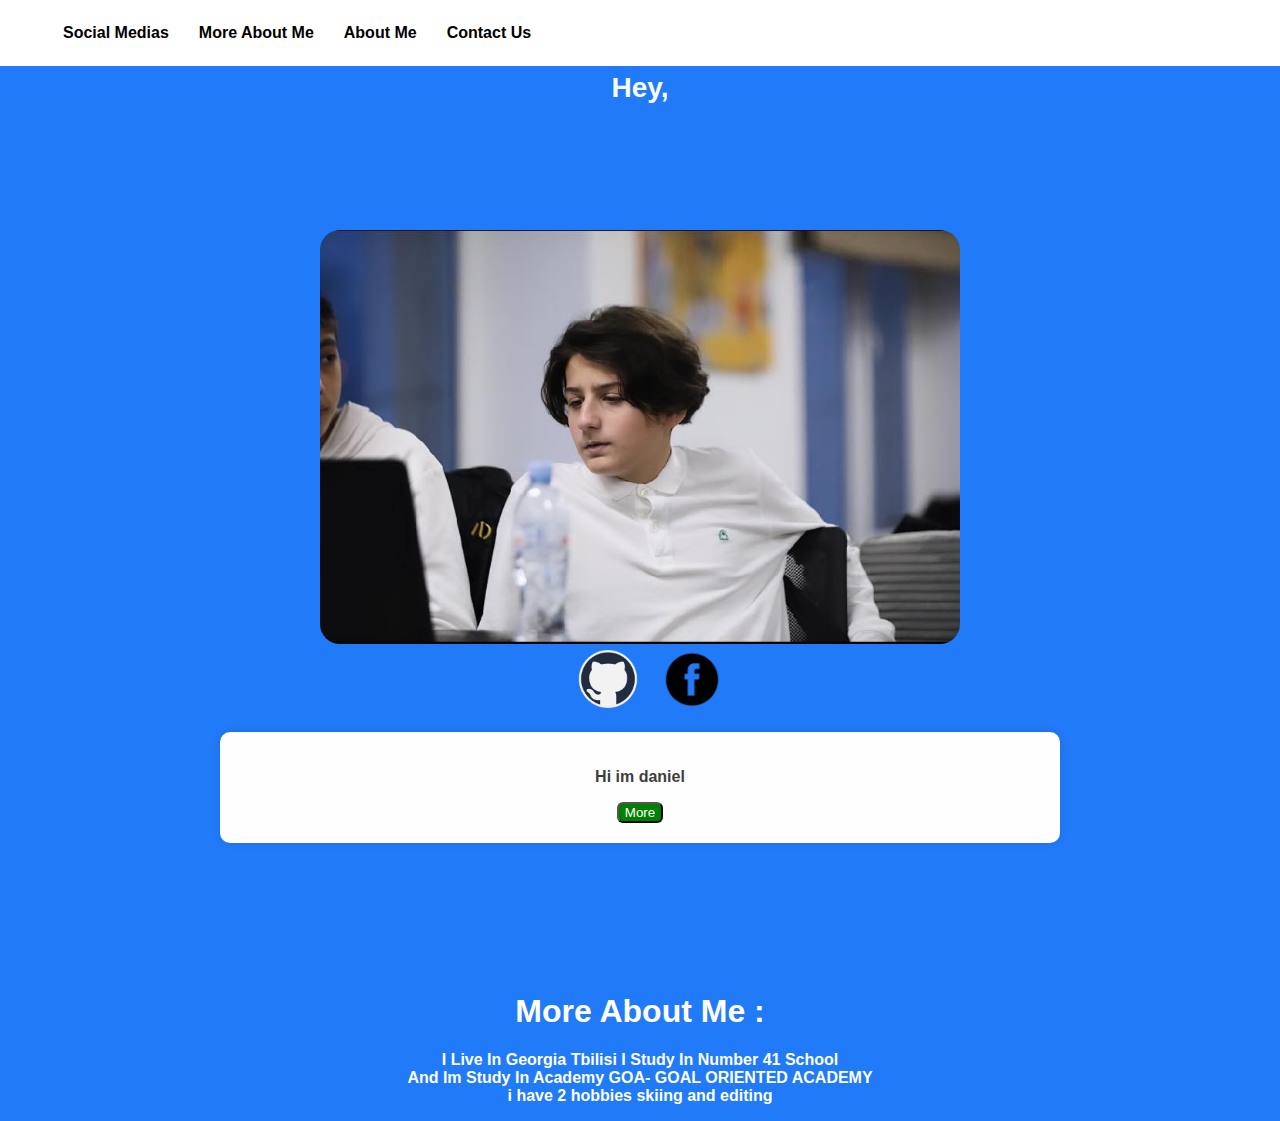
<file: HOMEWORK/day51/index.html>
<!DOCTYPE html>
<html lang="en">
<head>
    <meta charset="UTF-8">
    <meta name="viewport" content="width=device-width, initial-scale=1.0">
    <link rel="stylesheet" href="day12.css">
    <title>portofolio</title>
</head>
<header>
  <nav>
      <ul>
          <li><a href="#img">Social Medias</a></li>
          <li><a href="#h1">More About Me</a></li>
          <li><a href="#myParagraph">About Me</a></li>
          <li><a href="day 12.html">Contact Us</a></li>
      </ul>
  </nav>
</header>
<br><br><br><br>
<div class="container">
  <div class="text"></div>
</div>
<br><br><br><br><br><br><br>
    <center>
            <img src="414616211_921244002896927_4019019759595660254_n.jpg" id="img" class="animation">
            <center>
           <a href="https://github.com/danielabramiani"><img src="Headerbild-Was-ist-GitHub-v2.png" id="im"></a>
          <a href="https://www.facebook.com/daniel.abramiani"><img src="225129.png" id="m"></a>
     </center>
    <center>
    <section>

    <p id="myParagraph">Hi im daniel</p>
    <button onclick="changeText()" class="animation">More</button>
    </section>
    <br><br><br><br><br><br>
   <h1 id="h1">More About Me :</h1>
    </center>
   <p id="para">I Live In Georgia Tbilisi I Study In Number 41 School <br>And Im Study In Academy GOA-
    GOAL ORIENTED ACADEMY<br> i have 2 hobbies skiing and editing </p>
    
    <script src="day12.js">
    </script>
</body>
</html>
</file>
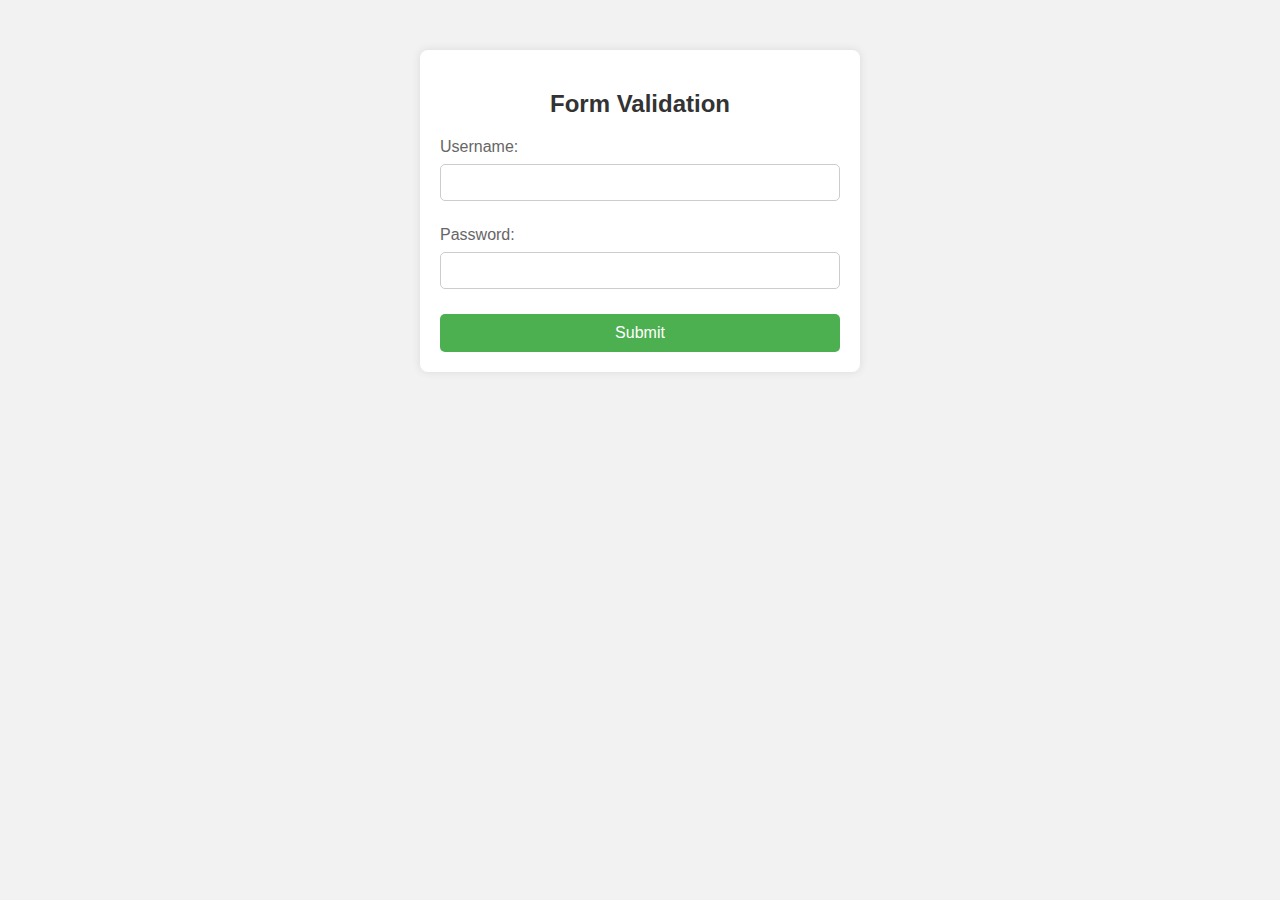
<file: HOMEWORK/day62/index.html>
<!DOCTYPE html>
<html lang="en">
<head>
    <meta charset="UTF-8">
    <meta name="viewport" content="width=device-width, initial-scale=1.0">
    <link rel="stylesheet" href="./style.css">
    <title>Document</title>
</head>
<body>
    <div class="container">
        <h2>Form Validation</h2>
        <form onsubmit="return validateForm()">
          <label for="username">Username:</label>
          <input type="text" id="username" name="username">
          <div class="error-message" id="username-error"></div>
          
          <label for="password">Password:</label>
          <input type="password" id="password" name="password">
          <div class="error-message" id="password-error"></div>
          
          <input type="submit" value="Submit">
        </form>
      </div>

    <script src="./script.js">
    </script>
</body>
</html>
</file>
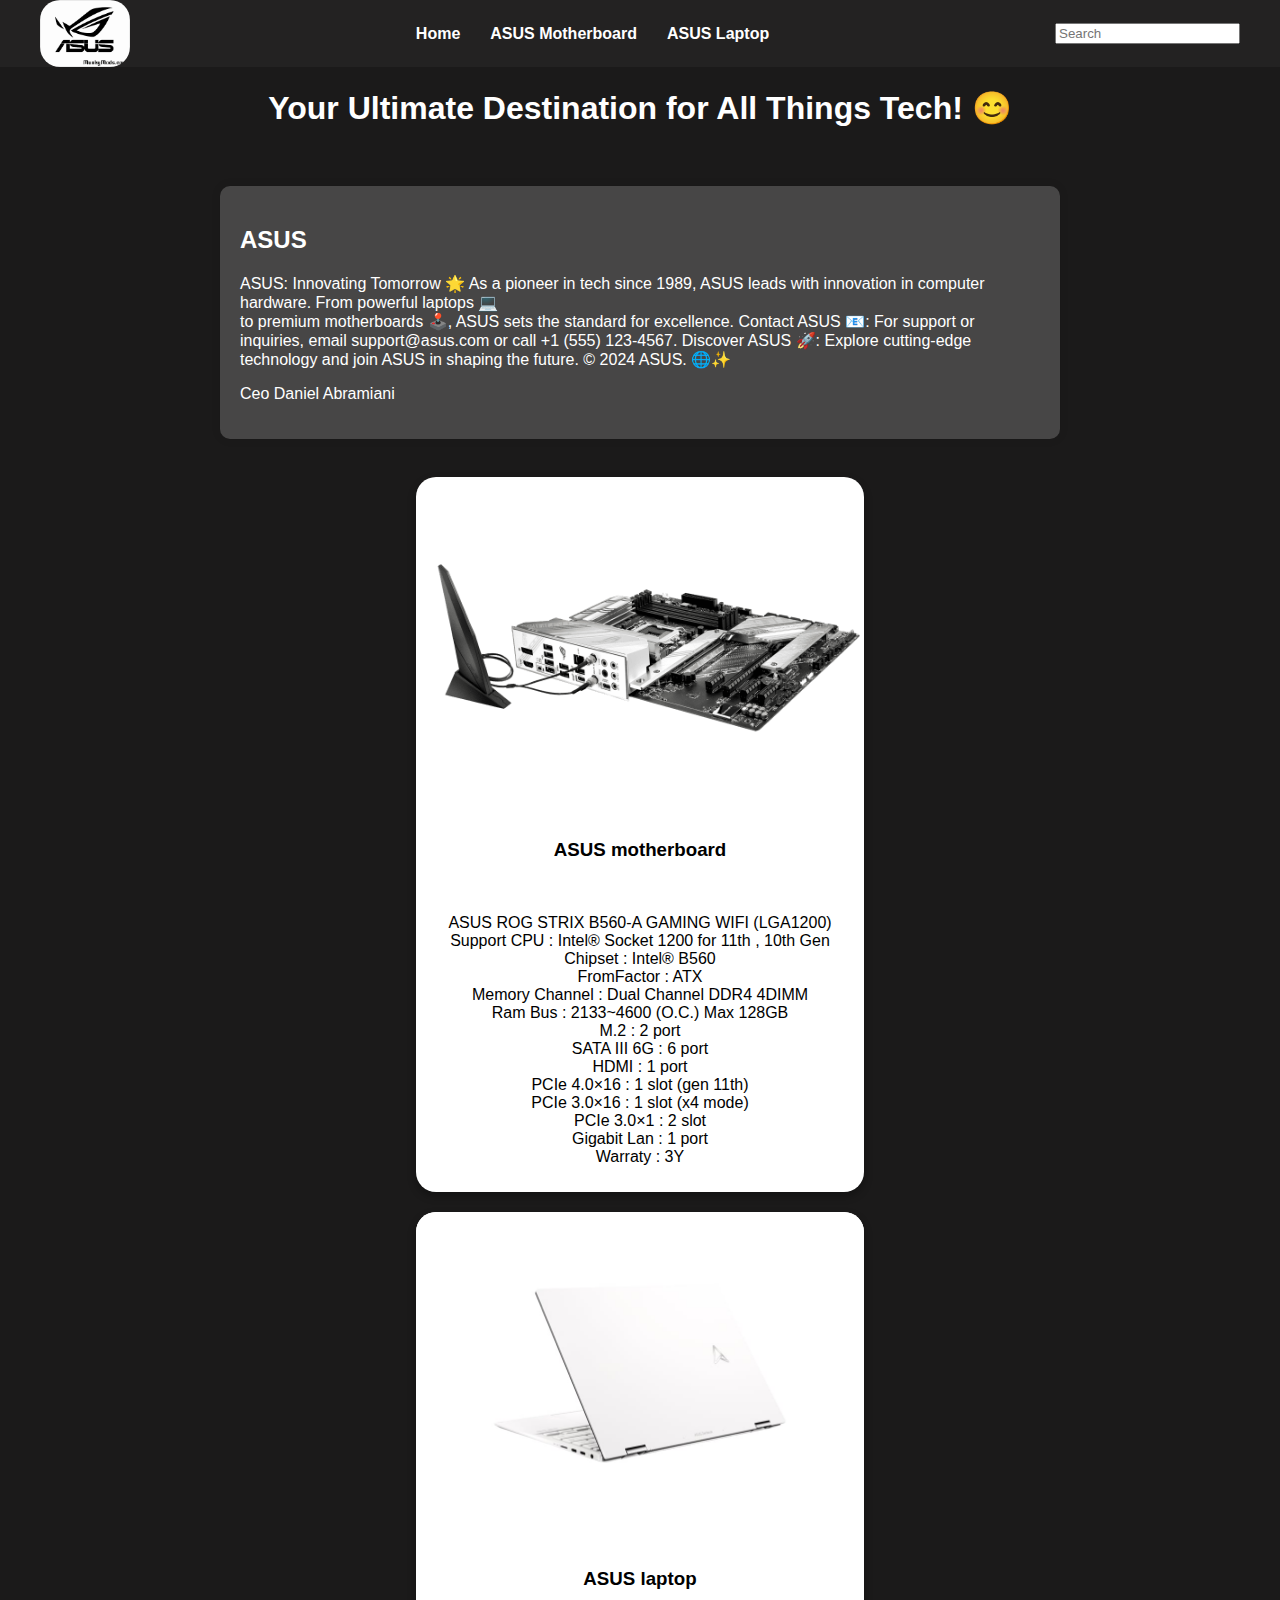
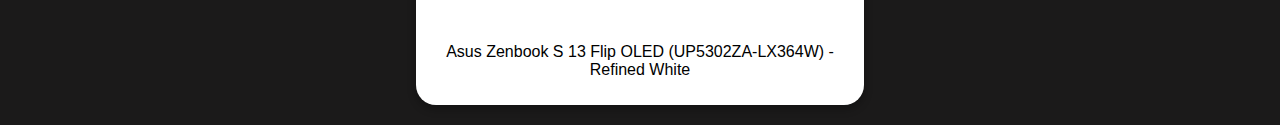
<file: my work/asus/index.html>
<!DOCTYPE html>
<html lang="en">
<head>
    <meta charset="UTF-8">
    <meta name="viewport" content="width=device-width, initial-scale=1.0">
    <link rel="stylesheet" href="hw0.css">
    <title>Document</title>
</head>
<body>
    
    <header>
        <nav>
            <img src="images.png"  class="logo">
            <ul>
                <li><a href="#Adout">Home</a></li>
                <li><a href="#mini">ASUS Motherboard</a></li>
                <li><a href="#LAPTOP" id="about">ASUS Laptop</a></li>
            </ul>
            <div class="search-bar">
                <input type="text" placeholder="Search">
            </div>
        </nav>
    </header>
    <h1>Your Ultimate Destination for All Things Tech! 😊</h1>
    <br>
    <section id="Adout">
        <h2>ASUS</h2>

       <p> ASUS: Innovating Tomorrow 🌟

        As a pioneer in tech since 1989, ASUS leads with innovation in computer hardware. From powerful laptops 💻<br> to premium motherboards 🕹️, ASUS sets the standard for excellence.
        
        Contact ASUS 📧:
        For support or inquiries, email support@asus.com or call +1 (555) 123-4567.
        
        Discover ASUS 🚀:
        Explore cutting-edge technology and join ASUS in shaping the future. © 2024 ASUS. 🌐✨
       </p>
       <p><strong>Ceo Daniel Abramiani</strong></p>
      
    </section>
    <br>
    <center>
    <div class="film-card">
        <img id="mini" src="8-3.png" alt="minivan1">
        <div class="film-info">
            <h3>ASUS motherboard</h3>
            <p>Price : 900 Gel</p>
            ASUS ROG STRIX B560-A GAMING WIFI (LGA1200)<br>
            Support CPU : Intel® Socket 1200 for 11th , 10th Gen<br>
            Chipset :  Intel® B560<br>
            FromFactor :  ATX<br>
            Memory Channel : Dual Channel DDR4 4DIMM<br>
            Ram Bus : 2133~4600 (O.C.) Max 128GB<br>
            M.2 : 2 port<br>
            SATA III 6G : 6 port<br>
            HDMI : 1 port<br>
            PCIe 4.0×16 : 1 slot (gen 11th)<br>
            PCIe 3.0×16 : 1 slot (x4 mode)<br>
            PCIe 3.0×1 : 2 slot<br>
            Gigabit Lan : 1 port<br>
            Warraty : 3Y</p>
        </div>
    </div>

    <div class="film-card">
        <img  id="LAPTOP"   src="5_uody-6j.png.jpg">
        <div class="film-info">
            <h3>ASUS  laptop</h3>
            <p>Price : 1900 Gel</p>
            <p id="paragra">Asus Zenbook S 13 Flip OLED (UP5302ZA-LX364W) - Refined White</p>
        </div>
    </div>
</body>
</html>
</file>
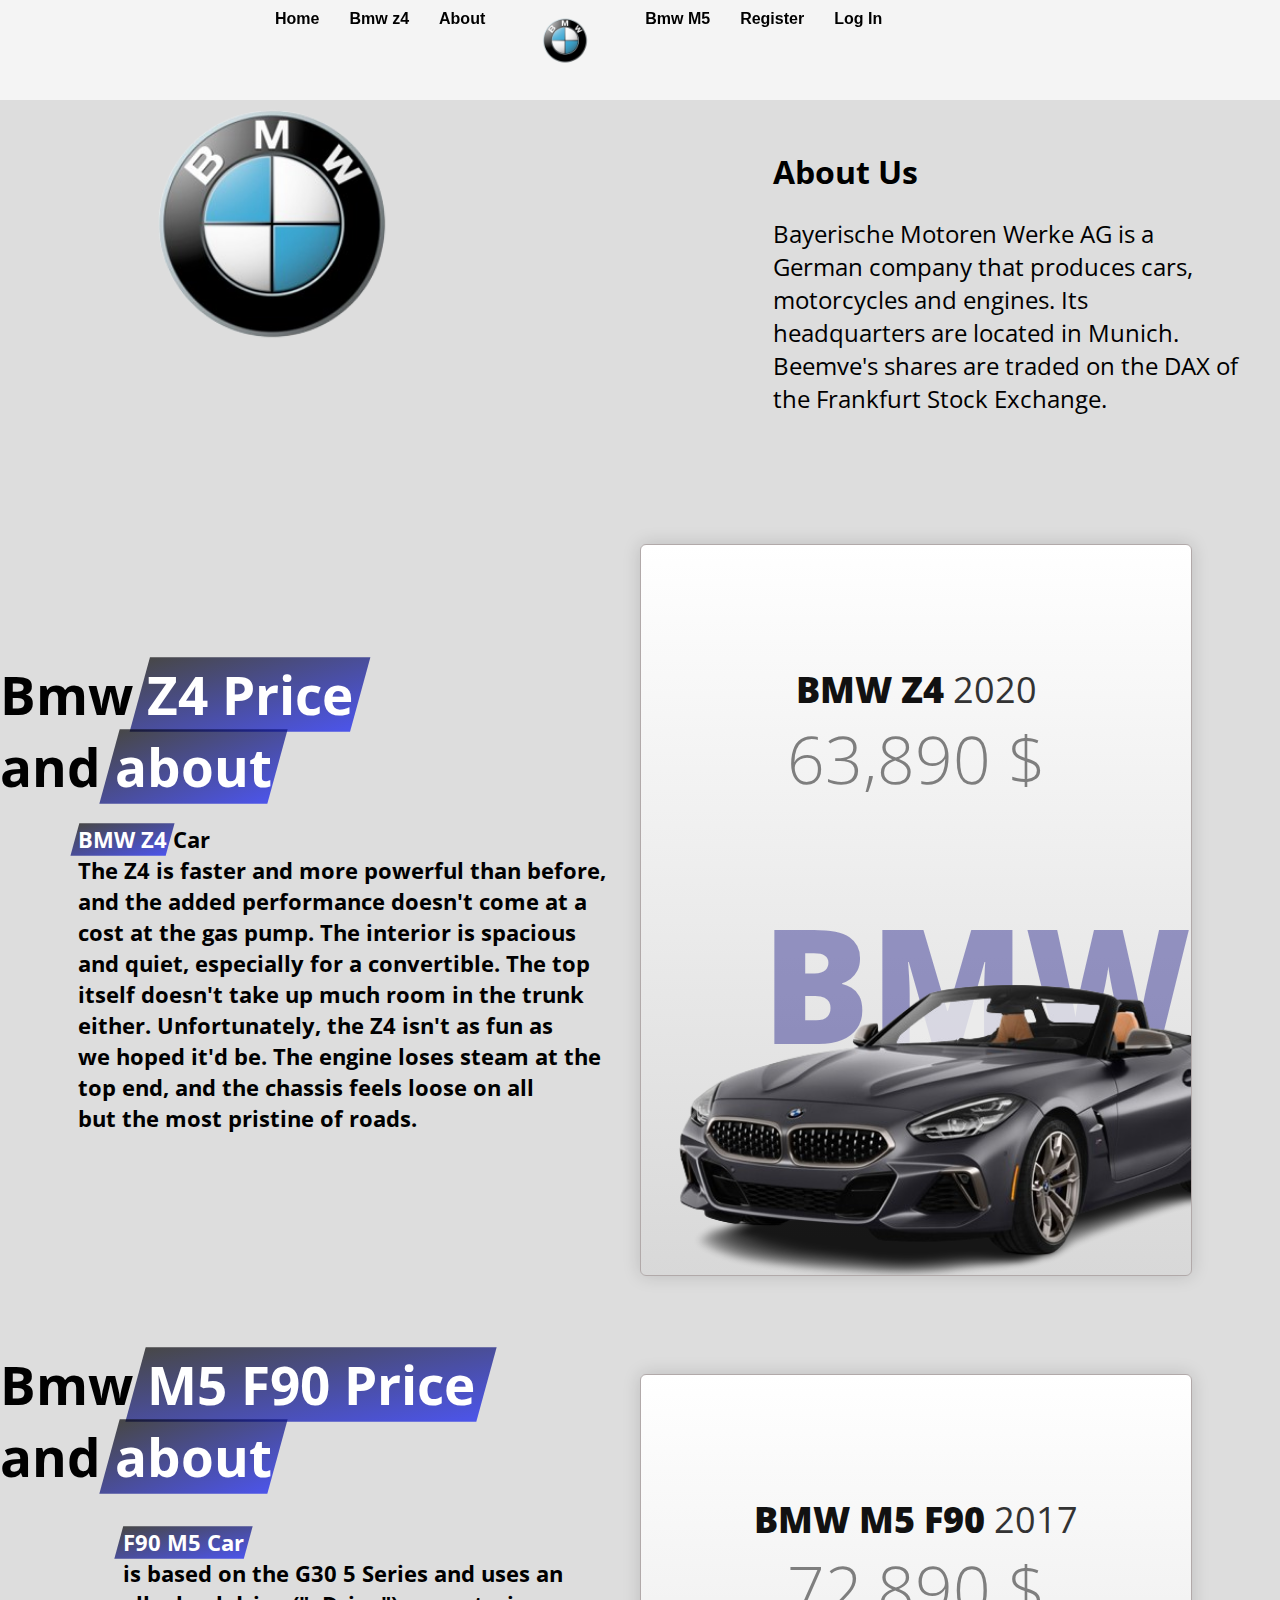
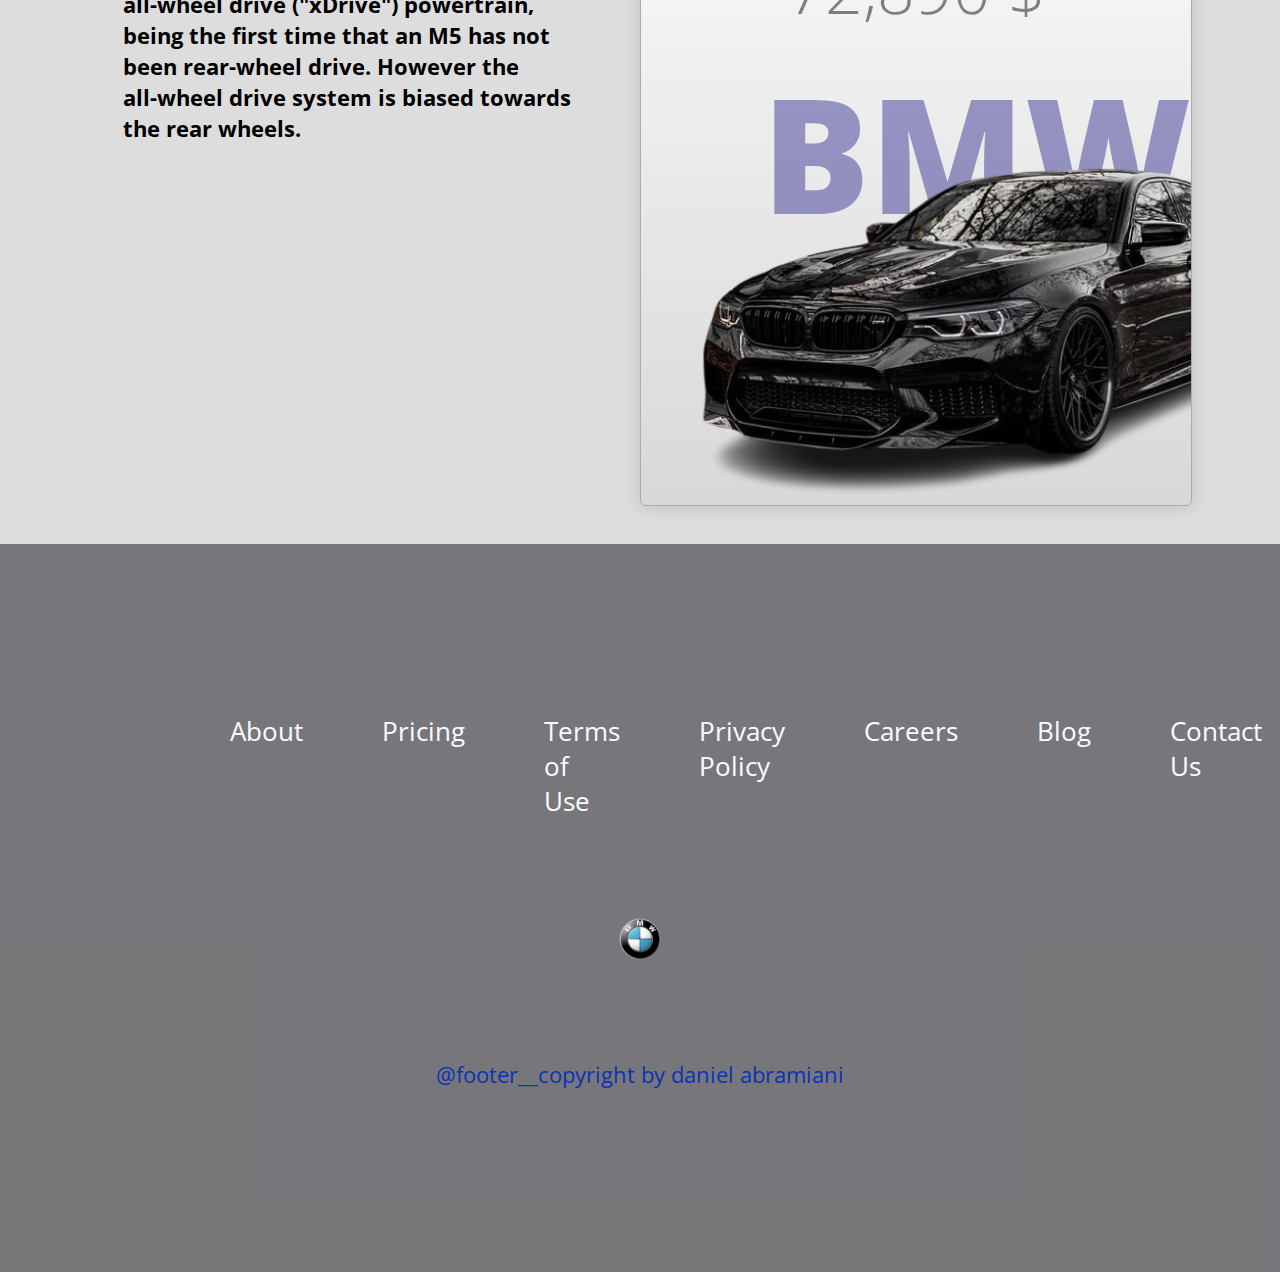
<file: my work/bmw site/index.html>
<!DOCTYPE html>
<html lang="en">
<head>
    <meta charset="UTF-8">
    <meta name="viewport" content="width=device-width, initial-scale=1.0">
    <link rel="stylesheet" href="./style.css"    <link
    href="https://fonts.googleapis.com/css?family=Poppins:300,400,500,600&display=swap">
    <title>Bmw Site</title>
</head>
<body>
    <header>
        <nav>
            <ul>
                <li><a href="#about">Home</a></li>
                <li><a href="#bmwz4">Bmw z4</a></li>
                <li><a href="#about">About</a></li>
                <img src="./bmw-removebg-preview.png" alt="bmw logo" class="logo">
                <li><a href="#bmwM5">Bmw M5</a></li>
                <li><a href="./register.html">Register</a></li>
                <li><a href="./log.html">Log In</a></li>
            </ul>
        </nav>
    </header>

    <div class="features" id="about">
        <img
            src="./bmw-removebg-preview.png"
            alt="Computer"
            class="features__img lazy-img"/>
        <div class="features__feature">
            <div class="features__icon">
            </div>
            <h5 class="features__header">About Us </h5>
            <p>
                Bayerische Motoren Werke AG is a 
                German company that produces cars, motorcycles and engines. Its headquarters are located
                 in Munich. Beemve's shares are traded on the DAX of the Frankfurt Stock Exchange.
            </p>
        </div>
</p>
</div>

    <div class="header__title">
        <h1 id="bmwz4">
            Bmw
            <span class="highlight">Z4
            Price</span><br/>and
            <span class="highlight">about</span>
        </h1>
        <h4><span class="highlight">BMW Z4</span> Car<br> The Z4 is
             faster and more powerful than before,<br> and the added performance doesn't come at a <br>cost at the gas
              pump. The interior is spacious<br> and quiet, especially for a convertible. The top<br> itself doesn't 
              take up much room in the trunk<br> either. Unfortunately, the Z4 isn't as fun as<br> we hoped it'd be.
               The engine loses steam at the<br> top end, 
            and the chassis feels loose on all <Br>but the most pristine of roads.</h4>
    </div>

    <div class="overflow">
      <div class="card shadow gray-gradient">
        <div class="brand">
          <span>BMW Z4</span> 2020
        </div>
        <div class="price">
          63,890&nbsp$
        </div>
        <div class="big-brand">
          BMW
        </div>
        <img class='brand-image' src="./z4-removebg-preview.png" alt="" />
      </div>
    </div>
</div>


<div class="header_titl">
  <h1 id="bmwM5">
      Bmw
      <span class="highlight">M5 F90
      Price</span><br/>and
      <span class="highlight">about</span>
  </h1>
  <h4 id="h4"><span class="highlight">F90 M5 Car</span><br> is based on the G30 5 Series
     and uses an <br>all-wheel drive ("xDrive") powertrain,<br> being the first time that
      an M5 has not<br> been rear-wheel drive.
     However the<br> all-wheel drive system is biased towards<br> the rear wheels.</h4>
</div>

  <div class="overflo">
    <div class="card shadow gray-gradient">
      <div class="brand">
        <span>BMW M5 F90</span> 2017
      </div>
      <div class="price">
        72,890&nbsp$
      </div>
      <div class="big-bran">
        BMW
      </div>
      <img class='brand-imag' src="./M5-removebg-preview.png" alt="" />
    </div>
  </div>
</div>



<footer class="footer">
  <ul class="footer__nav">
      <li class="footer__item">
          <a class="footer__link" href="#about">About</a>
      </li>
      <li class="footer__item">
          <a class="footer__link">Pricing</a>
      </li>
      <li class="footer__item">
          <a class="footer__link">Terms of Use</a>
      </li>
      <li class="footer__item">
          <a class="footer__link">Privacy Policy</a>
      </li>
      <li class="footer__item">
          <a class="footer__link">Careers</a>
      </li>
      <li class="footer__item">
          <a class="footer__link">Blog</a>
      </li>
      <li class="footer__item">
          <a class="footer__link" href="https://www.facebook.com/BMW">Contact Us</a>
      </li>
  </ul>
  <img
      src="./bmw-removebg-preview.png"
      alt="Logო"
      class="footer__logo"
  />
  <p class="footer__copyright">
     @footer__copyright by daniel abramiani 
  </p>
</footer>
<script src="./script.js"></script>
</body>
</html>
</file>
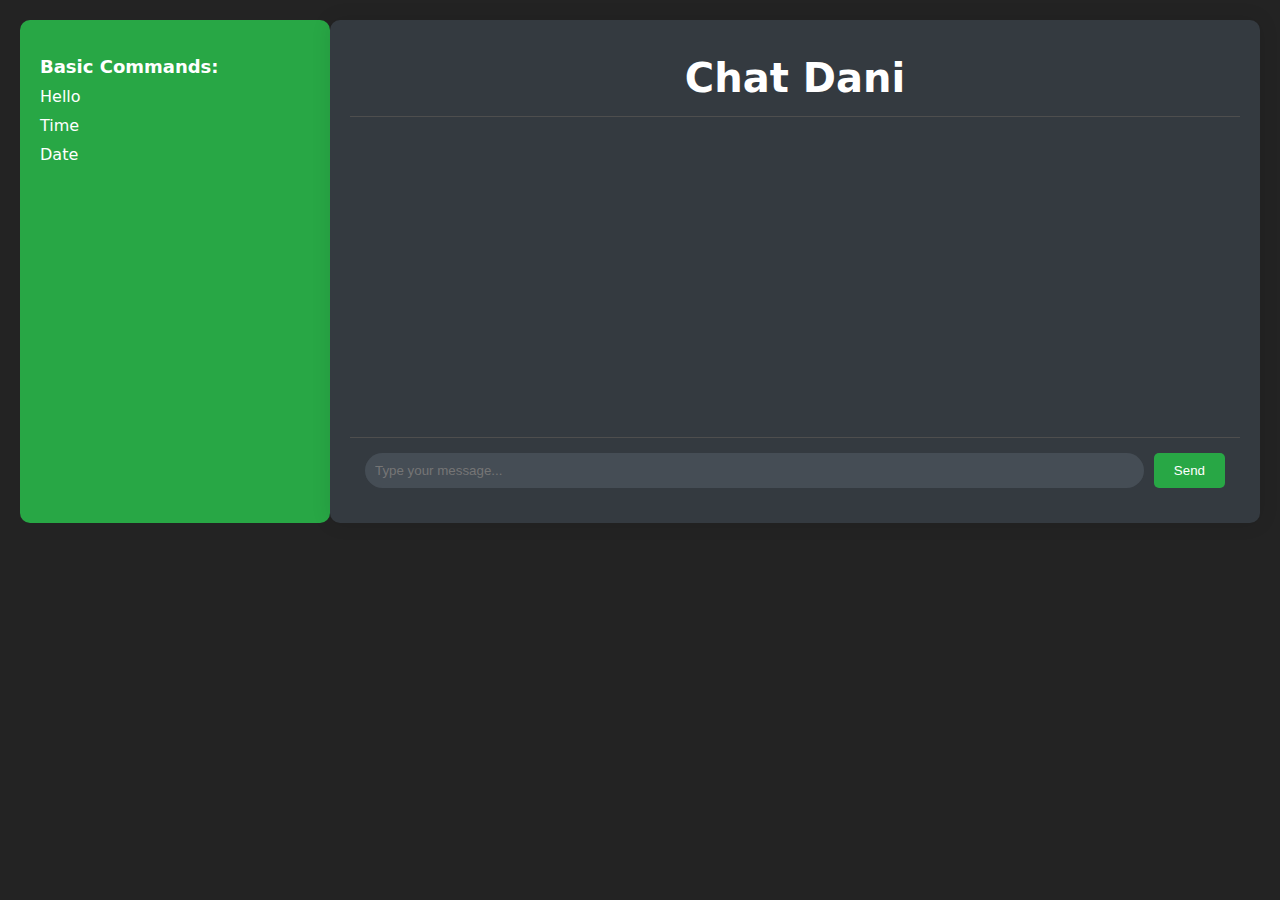
<file: my work/CHat Bot/index.html>
<!DOCTYPE html>
<html lang="en">
<head>
    <meta charset="UTF-8">
    <meta name="viewport" content="width=device-width, initial-scale=1.0">
    <title>Chat Dani</title>
    <link rel="stylesheet" href="style.css">
</head>
<body>
    <div class="container">
        <aside class="sidebar">
            <ul>
                <h2>Basic Commands:</h2>
                <li><a href="#">Hello</a></li>
                <li><a href="#">Time</a></li>
                <li><a href="#">Date</a></li>
            </ul>
        </aside>
        <main class="main-content">
            <div class="chat-header">
                Chat Dani
            </div>
            <div class="chat-box" id="chat-box">
            </div>
            <div class="input-container">
                <input type="text" id="user-input" placeholder="Type your message...">
                <button onclick="sendMessage()">Send</button>
            </div>
        </main>
    </div>


    <script src="script.js"></script>
</body>
</html>
</file>
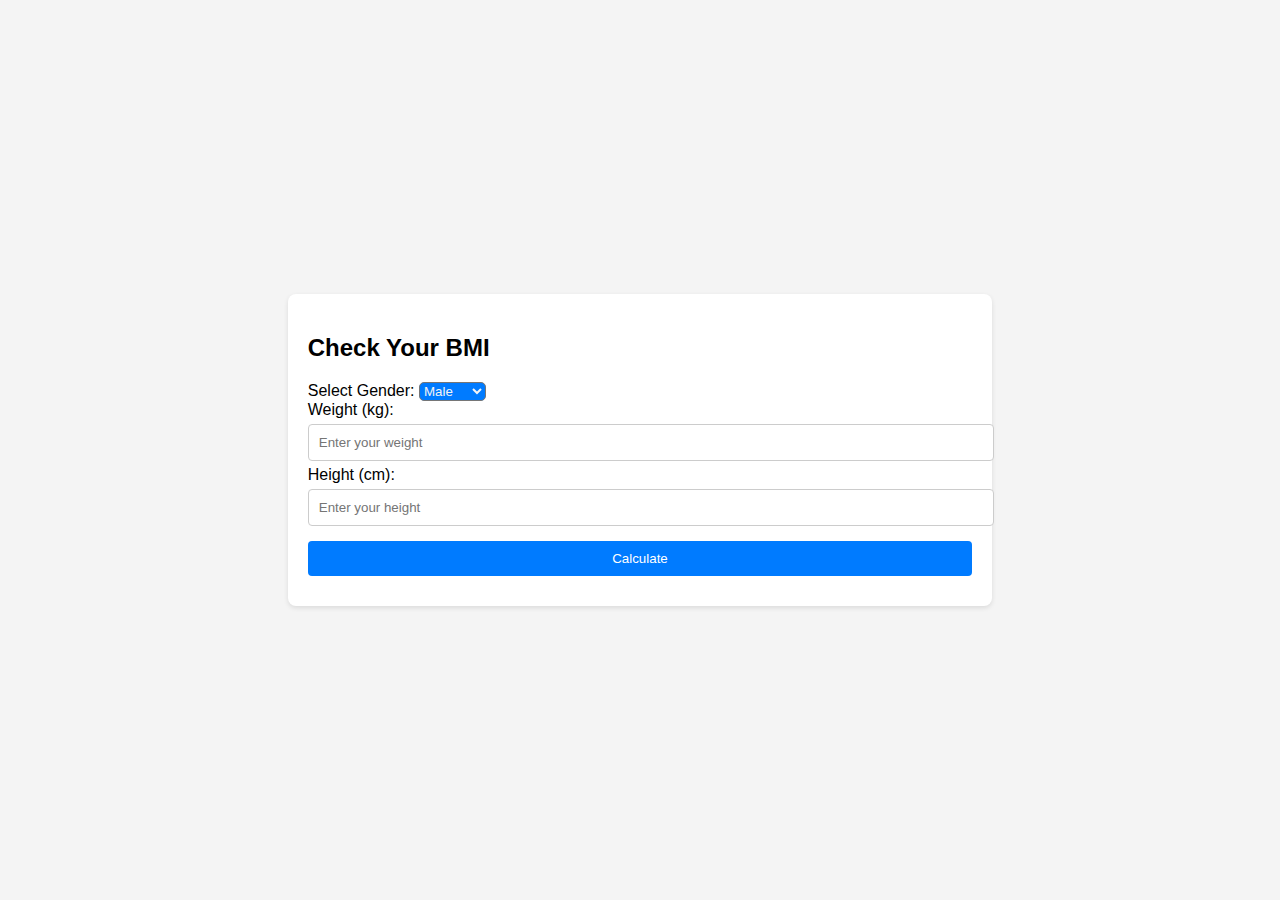
<file: my work/Checker/index.html>
<!DOCTYPE html>
<html lang="en">
<head>
    <meta charset="UTF-8">
    <meta name="viewport" content="width=device-width, initial-scale=1.0">
    <link rel="stylesheet" href="./hi.css">
    <title>Weight Check</title>
</head>
<body>
    <div id="calculator">
        <h2>Check Your BMI</h2>
        <label for="gender">Select Gender:</label>
        <select id="gender">
            <option value="male">Male</option>
            <option value="female">Female</option>
        </select>
        <br>
        <label for="weight">Weight (kg):</label>
        <input type="text" id="weight" placeholder="Enter your weight">
        <label for="height">Height (cm):</label>
        <input type="text" id="height" placeholder="Enter your height">
        <input type="button" value="Calculate" onclick="calculateBMI()">
        <div id="result"></div>
    </div>

    <script src="./h.js">
    </script>
</body>
</html>
</file>
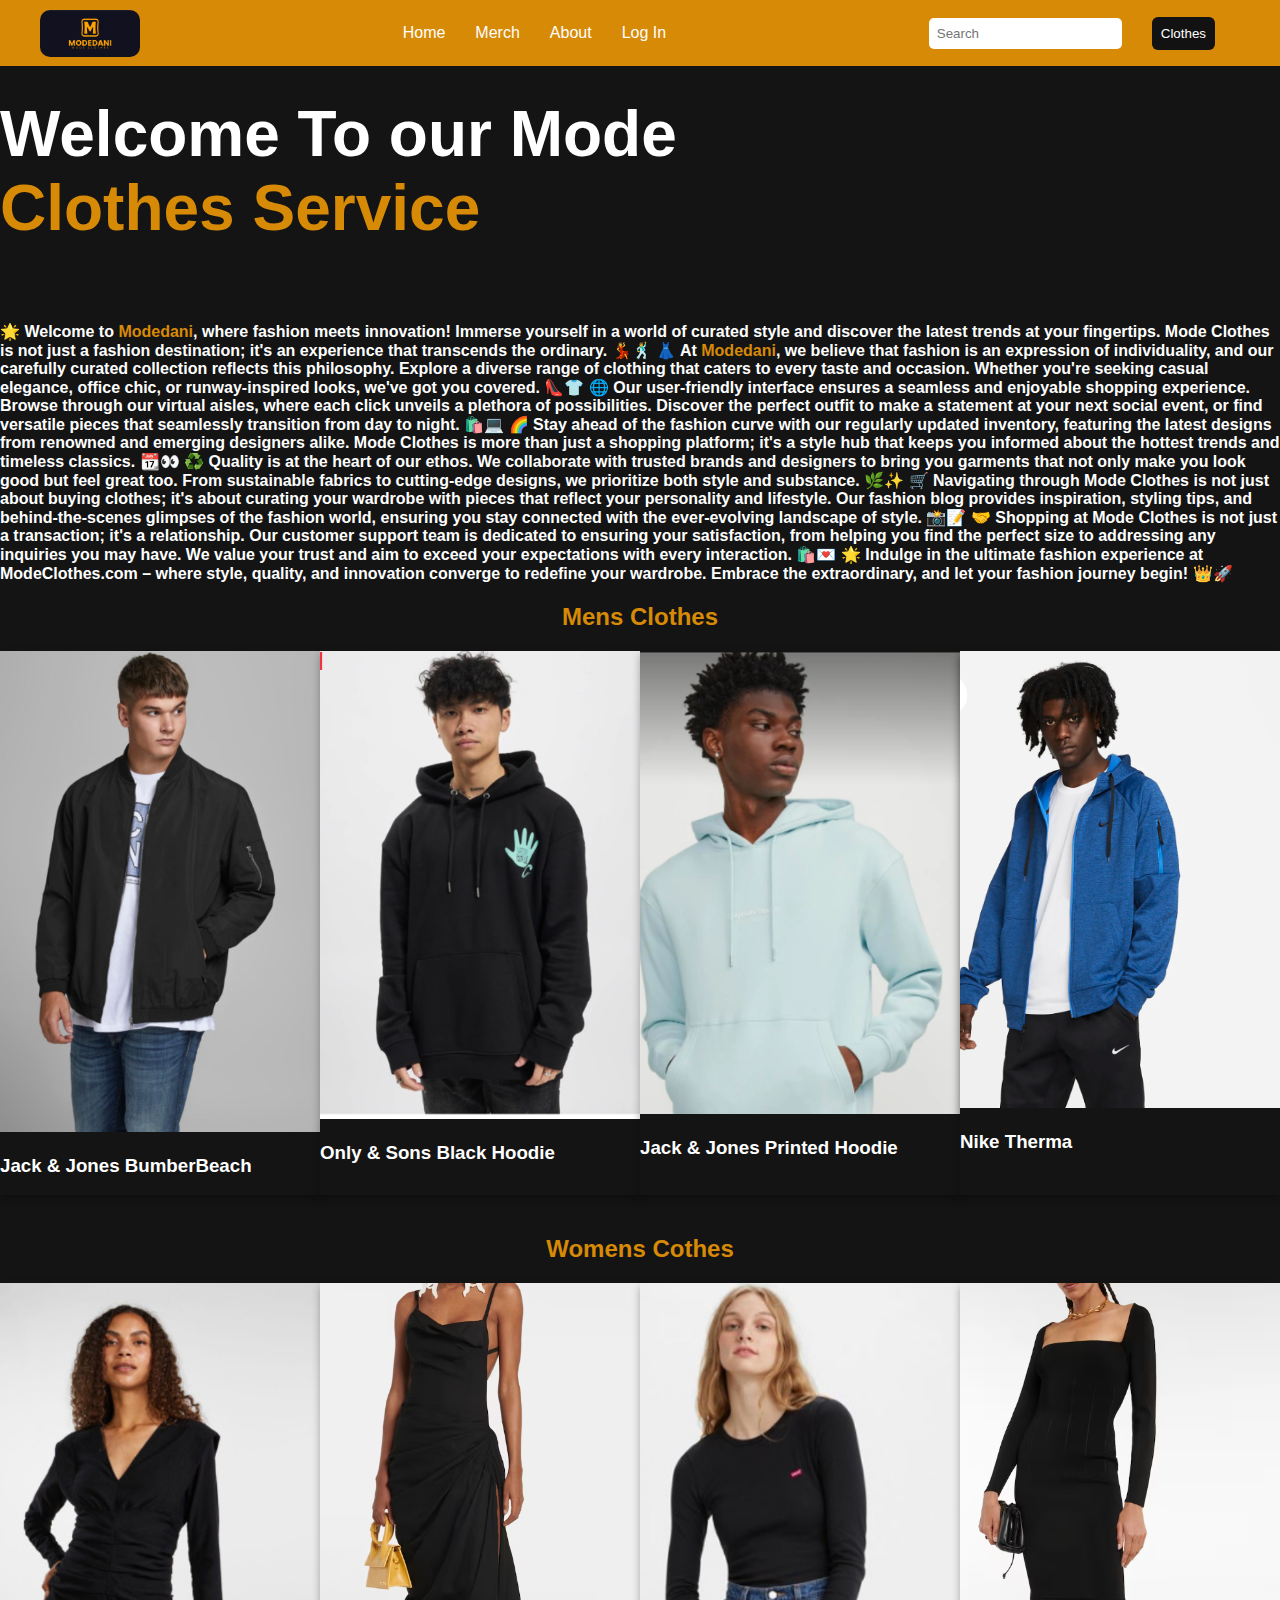
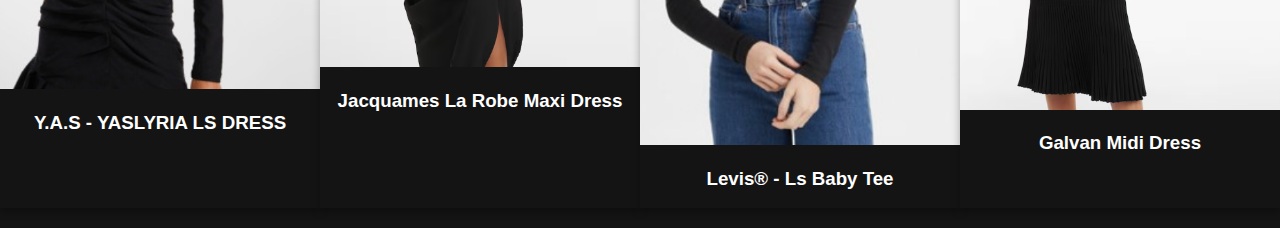
<file: my work/danimode/index.html>
<!DOCTYPE html>
<html lang="en">
<head>
    <meta charset="UTF-8">
    <meta name="viewport" content="width=device-width, initial-scale=1.0">
    <link rel="stylesheet" href="modedani.css">
    <title>ModeDani</title>
</head>
<body>
    <header>
        <nav>
            <img class="logo" src="419227507_1513546192770288_2708031353193047430_n.png" alt="goa logo">
            <ul>
                <li><a href="#home">Home</a></li>
                <li><a href="merch.html">Merch</a></li>
                <li><a href="#about">About</a></li>
                <li><a href="log.html">Log In</a></li>
            </ul>
            <div class="search-bar">
                <input type="text" placeholder="Search">
                <div class="dropdown"> 
                    <button class="dropbtn">Clothes</button>
                    <div class="dropdown-content">
                        <a href="#mensclothes">Mens<br> clothes</a>
                        <a href="#Womenclothes">Womens <br>clothes</a>
                    </div>
                </div>
            </div>
        </nav>
    </header>
    <br><br><br>
    <h1 id="home">Welcome To our Mode <br><span>Clothes Service</span></h1>
<br>
    <p id="about">
        🌟 Welcome to <span>Modedani</span>, where fashion meets innovation! Immerse yourself in 
        a world of curated style and discover the latest trends at your fingertips. Mode Clothes is 
        not just a fashion destination; it's an experience that transcends the ordinary. 💃🕺

👗 At <span>Modedani</span>, we believe that fashion is an expression of individuality, and our carefully curated collection reflects this philosophy. Explore a diverse range of clothing that caters to every taste and occasion. Whether you're seeking casual elegance, office chic, or runway-inspired looks, we've got you covered. 👠👕

🌐 Our user-friendly interface ensures a seamless and enjoyable shopping experience. Browse through our virtual aisles, where each click unveils a plethora of possibilities. Discover the perfect outfit to make a statement at your next social event, or find versatile pieces that seamlessly transition from day to night. 🛍️💻

🌈 Stay ahead of the fashion curve with our regularly updated inventory, featuring the latest designs from renowned and emerging designers alike. Mode Clothes is more than just a shopping platform; it's a style hub that keeps you informed about the hottest trends and timeless classics. 📆👀

♻️ Quality is at the heart of our ethos. We collaborate with trusted brands and designers to bring you garments that not only make you look good but feel great too. From sustainable fabrics to cutting-edge designs, we prioritize both style and substance. 🌿✨

🛒 Navigating through Mode Clothes is not just about buying clothes; it's about curating your wardrobe with pieces that reflect your personality and lifestyle. Our fashion blog provides inspiration, styling tips, and behind-the-scenes glimpses of the fashion world, ensuring you stay connected with the ever-evolving landscape of style. 📸📝

🤝 Shopping at Mode Clothes is not just a transaction; it's a relationship. Our customer support team is dedicated to ensuring your satisfaction, from helping you find the perfect size to addressing any inquiries you may have. We value your trust and aim to exceed your expectations with every interaction. 🛍️💌

🌟 Indulge in the ultimate fashion experience at ModeClothes.com – where style, 
quality, and innovation converge to redefine your wardrobe. Embrace the extraordinary,
 and let your fashion journey begin! 👑🚀</p>

 <h2 id="mensclothes">Mens Clothes</h2>
 <div class="man-list">
     <div class="man-card">
         <img src="n.png" alt="Film 1">
         <div class="film-info">
             <h3>Jack & Jones BumberBeach</h3>
         </div>
     </div>

     <div class="man-card">
         <img src="412291701_706224271682290_3487004213919184644_n.png"="Film 2">
         <div class="film-info">
             <h3>Only & Sons Black Hoodie</h3>
         </div>
     </div>

     <div class="man-card">
         <img src="jj.png" alt="Grown Ups">
         <div class="film-info">
             <h3>Jack & Jones Printed Hoodie</h3>
         </div>
     </div>

     <div class="man-card">
         <img src="k.png" alt="Uncharted">
         <div class="film-info">
             <h3>Nike Therma</h3>
         </div>
     </div>

     <center>
     <h2 id="Womenclothes">Womens Cothes</h2>
     
     <div class="man-list">
         <div class="man-card">
             <img src="wo.png" alt="Film 1">
             <div class="film-info">
                 <h3>Y.A.S - YASLYRIA LS DRESS</h3>
             </div>
         </div>
    
         <div class="man-card">
             <img src="ka.png"="Film 2">
             <div class="film-info">
                 <h3>Jacquames La Robe Maxi Dress</h3>
             </div>
         </div>
    
         <div class="man-card">
             <img src="o.png" alt="Grown Ups">
             <div class="film-info">
                 <h3>Levis® - Ls Baby Tee</h3>
             </div>
         </div>
    
         <div class="man-card">
             <img src="po.png" alt="Uncharted">
             <div class="film-info">
                 <h3>Galvan Midi Dress</h3>
             </div>
         </div>
</body>
</html>
</file>
<file: HOMEWORK/day51/day12.css>
header {
  background-color:  #ffffff;
  position: fixed;
  width: 100%;
  top: 0;
  z-index: 1000;
}

html{
  scroll-behavior: smooth;
}
nav{
  display: flex;
  justify-content: space-between;
  align-items: center;
  max-width: 1200px;
  margin: 0 auto;
  font-family: Arial, Helvetica, sans-serif;
  color: #000000;
  font-weight: bolder;
}

ul {
  list-style: none;
  display: flex;
  padding: 8px;
  border: none;
  border-radius: 5px;
  cursor: pointer;
}

li {
  margin: 0 15px;
}

a {
  text-decoration: none;
  color: #000000;
  transition: color 0.3s ease;
}

a:hover {
  color: #066c10; 
}
#myParagraph{
    color:  rgb(62, 62, 62);
    text-align: center;
    font-weight: bold;
}
#para{
    color: white;
    font-family: Arial, Helvetica, sans-serif;
    font-weight: bold;
}
h1{
    color: white;
}
body {
    margin: 0;
    font-family: 'Arial', sans-serif;
    background-color: #217af7;
}


button{
    background-color: green;
    color: white;
    border-radius: 6px;
}
section{
    max-width: 800px;
    margin: 20px auto;
    padding: 20px;
    background-color: #fffefe;
    border-radius: 10px;
    box-shadow: 0 0 10px rgba(0, 0, 0, 0.1);
}

img{
    border-radius: 20px;
    width: 50%;
}

  
  h2 {
    text-align: center;
    text-transform: uppercase;
    font-family: Arial, Helvetica, sans-serif;
    font-size: 60px;
    letter-spacing: 1px;
    color: #ffffff;
    font-weight: bold;
  }
  #im{
    width: 100px;
    height: auto;
    transition: transform 0.3s;
   
  }
  #im:hover{
    transform: scale(1.25);
  }
  #m{
    width: 60px;
    height: auto;
    transition: transform 0.3s;
  }
  #m:hover{
    transform: scale(1.25);
  }
  .container {
    height: 100%;
    width: 100%;
    justify-content: center;
    align-items: center;
    display: flex;
  }
  .text {
    font-weight: 100;
    font-size: 28px;
    color: #fafafa;
    font-weight: bolder;
  }
  .dud {
    color: #096e18;
  }
</file>
<file: HOMEWORK/day62/style.css>
body {
    font-family: Arial, sans-serif;
    background-color: #f2f2f2;
    margin: 0;
    padding: 0;
  }

  .container {
    max-width: 400px;
    margin: 50px auto;
    background-color: #fff;
    padding: 20px;
    border-radius: 8px;
    box-shadow: 0 0 10px rgba(0, 0, 0, 0.1);
  }

  h2 {
    text-align: center;
    margin-bottom: 20px;
    color: #333;
  }

  label {
    display: block;
    margin-bottom: 8px;
    color: #666;
  }

  input[type="text"],
  input[type="password"] {
    width: 100%;
    padding: 10px;
    margin-bottom: 20px;
    border: 1px solid #ccc;
    border-radius: 5px;
    box-sizing: border-box;
  }

  input[type="submit"] {
    width: 100%;
    padding: 10px;
    background-color: #4CAF50;
    border: none;
    border-radius: 5px;
    color: white;
    cursor: pointer;
    font-size: 16px;
  }

  input[type="submit"]:hover {
    background-color: #45a049;
  }

  .error-message {
    color: red;
    margin-top: 5px;
  }
</file>
<file: my work/asus/hw0.css>
header{
    background-color: #232222;
    width: 100%;
    top: 0;
    z-index: 1000;
}
nav {
    display: flex;
    justify-content: space-between;
    align-items: center;
    max-width: 1200px;
    margin: 0 auto;
    font-family: Cambria, Cochin, Georgia, Times, 'Times New Roman', serif;
    font-weight: 900;

}

.logo {
    font-family: Verdana, Geneva, Tahoma, sans-serif;
    font-weight: 900;
    color: rgb(255, 255, 255);
}

ul {
    list-style: none;
    display: flex;
    padding: 8px;
    border: none;
    border-radius: 5px;
    cursor: pointer;
}

li {
    margin: 0 15px;
}
.search-bar {
    display: flex;
    align-items: center;
}
a {
    text-decoration: none;
    color: #ffffff;
    transition: color 0.6s ease;
    font-family: 'Franklin Gothic Medium', 'Arial Narrow', Arial, sans-serif;
}

a:hover {
    color: #c20d1c; 
}
h1{
    color: #fff;
    text-align: center;
    font-family: Verdana, Geneva, Tahoma, sans-serif;
}
body{
    background-color: #1b1a1a;
    margin: 0;
    padding: 0;
    transition: background-color 0.5s ease; 
}
section {
    max-width: 800px;
    margin: 20px auto;
    padding: 20px;
    background-color: #474646;
    border-radius: 10px;
    box-shadow: 0 0 10px rgba(0, 0, 0, 0.1);
}
p{
    font-family: 'Arial', sans-serif;
    font-weight: 300;
    color: white;
}
h2{
    font-family: Arial, Helvetica, sans-serif;
    color: #ffffff;
}
button {
    background-color: #06d039;
    color: white;
    padding: 10px 20px;
    border: none;
    border-radius: 5px;
    cursor: pointer;
}
.film-card {
    width: 35%;
    margin-bottom: 20px;
    background-color: #ffffff; /* Dark background color */
    box-shadow: 0 4px 8px rgba(0, 0, 0, 0.3);
    transition: transform 0.3s;
    border-radius: 20px;
    font-family: Verdana, Geneva, Tahoma, sans-serif;
}
img{
    border-radius: 20px;
}
.film-card:hover {
    transform: scale(1.05);
}

.film-card img {
    width: 100%;
    height: auto;
}

.film-card .film-info {
    padding: 10px;
    font-family: Verdana, Geneva, Tahoma, sans-serif;
}

html{
    scroll-behavior: smooth;
}
.logo{
    width: 90px;
}
#paragra{
    color: #000000;
}
</file>
<file: my work/CHat Bot/style.css>
body {
    font-family: system-ui, -apple-system, BlinkMacSystemFont, 'Segoe UI', Roboto, Oxygen, Ubuntu, Cantarell, 'Open Sans', 'Helvetica Neue', sans-serif;
    background-color: #232323;
    margin: 0;
    padding: 0;
    color: #fff;
}

.container {
    display: grid;
    grid-template-columns: minmax(200px, 1fr) 3fr;
    gap: 0px;
    max-width: 2200px;
    margin: 0 auto;
    padding: 20px;
}

.sidebar {
    background-color: #28a745;
    color: #fff;
    border-radius: 10px;
    padding: 20px;
}

.sidebar h2 {
    font-size: 18px;
    margin-bottom: 10px;
}

.sidebar ul {
    list-style: none;
    padding: 0;
}

.sidebar li {
    margin-bottom: 10px;
}

.sidebar a {
    text-decoration: none;
    color: #fff;
    transition: color 0.3s ease;
}

.sidebar a:hover {
    color: #d4edda;
    text-decoration: underline;
}

.main-content {
    background-color: #343a40;
    border-radius: 10px;
    box-shadow: 0 0 20px rgba(0, 0, 0, 0.1);
    padding: 20px;
}

.chat-header {
    font-weight: bolder;
    color: #fff;
    padding: 15px;
    text-align: center;
    font-size: 40px;

}

.chat-box {
    height: 300px;
    overflow-y: scroll;
    padding: 10px;
    border-top: 1px solid #4e4e4e;
}

.input-container {
    border-top: 1px solid #4e4e4e;
    padding: 15px;
    display: flex;
    align-items: center;
}

.input-container input[type="text"] {
    flex: 1;
    padding: 10px;
    border: none;
    border-radius: 115px;
    margin-right: 10px;
    outline: none;
    background-color: #454d55;
    color: #fff;
}

.input-container button {
    padding: 10px 20px;
    border: none;
    border-radius: 5px;
    background-color: #28a745;
    color: #fff;
    cursor: pointer;
    transition: background-color 0.3s ease;
}

.input-container button:hover {
    background-color: #218838;
}

@media only screen and (max-width: 768px) {
    .container {
        grid-template-columns: 1fr;
    }
}
</file>
<file: my work/Checker/hi.css>
body {
    font-family: Arial, sans-serif;
    margin: 0;
    padding: 0;
    display: flex;
    justify-content: center;
    align-items: center;
    height: 100vh;
    background-color: #f4f4f4;
}
#calculator {
    background-color: #fff;
    padding: 20px;
    border-radius: 8px;
    box-shadow: 0 2px 5px rgba(0, 0, 0, 0.1);
}
input[type="text"] {
    width: 100%;
    padding: 10px;
    margin: 5px 0;
    border: 1px solid #ccc;
    border-radius: 4px;
}
input[type="button"] {
    width: 100%;
    padding: 10px;
    margin: 10px 0;
    border: none;
    border-radius: 4px;
    background-color: #007bff;
    color: #fff;
    cursor: pointer;
    transition: all 0.9s;
}

input[type="button"]:hover{
    background-color: #072b51;
}

#gender{
    background-color: #007bff;
    color: #f4f4f4;
    border-radius: 5px;
}
</file>
<file: my work/danimode/modedani.css>
body {
    font-family: Arial, sans-serif;
    margin: 0;
    padding: 0;
    background-color: #141414; /* Dark background color */
    color: white; /* Default text color */
}

header {
    background-color: #D78A06; 
    position: fixed;
    width: 100%;
    top: 0;
    z-index: 1000;
}

nav {
    display: flex;
    justify-content: space-between;
    align-items: center;
    max-width: 1200px;
    margin: 0 auto;
    font-family: Arial, Helvetica, sans-serif;
}

.logo {
    width: 100px;
    border-radius: 10px;
}

ul {
    list-style: none;
    display: flex;
    padding: 8px;
    border: none;
    border-radius: 5px;
    cursor: pointer;
}

li {
    margin: 0 15px;
}

a {
    text-decoration: none;
    color: #ffffff;
    transition: color 0.3s ease;
}

a:hover {
    color: black; 
}

.search-bar {
    display: flex;
    align-items: center;
}

input {
    margin-right: 30px;
    padding: 8px;
    border: none;
    border-radius: 5px;
}

.dropdown {
    position: relative;
    display: inline-block;
}

.dropbtn {
    background-color: #121212;
    color: #ffffff;
    padding: 9px;
    border: none;
    border-radius: 6px;
    cursor: pointer;
    margin-right: 25px;
}

.dropdown-content {
    display: none;
    position: absolute;
    background-color: #121212;
    min-width: 160px;
    box-shadow: 0 8px 16px rgba(0,0,0,0.2);
    z-index: 1;
}

.dropdown-content a {
    color: #ffffff;
    padding: 12px 16px;
    text-decoration: none;
    display: block;
}

.dropdown-content a:hover {
    background-color: #D78A06;
    color: #121212;
}

.dropdown:hover .dropdown-content {
    display: block;
}

span{
    color: #D78A06;
    font-weight: bolder;
}
h1{
    font-size: 4rem;
}
html{
    scroll-behavior: smooth;
}
#about{
    font-weight: bold;

}
/* .film-list {
    display: flex;
    flex-wrap: wrap;
    justify-content: space-between;
}

.film-card {
    margin-bottom: 20px;
    background-color: #141414; /* Dark background color */
    /* box-shadow: 0 4px 8px rgba(0, 0, 0, 0.3);
    transition: transform 0.3s;
}

.film-card:hover {
    transform: scale(1.05);
}

.film-card img {
    width: 450%;
    height: auto;
}

.film-card .film-info {
    padding: 10px;
}

h2 {
    font-weight: bolder; 
    color: ;
    font-size: 3rem;
}

.Film-car {
    width: 1015%;
    margin-bottom: 20px;
    background-color: #141414;  Dark background color 
    box-shadow: 0 4px 8px rgba(0, 0, 0, 0.3);
    transition: transform 0.3s;
}


.film-lis {
    display: flex;
    flex-wrap: wrap;
    justify-content: space-between;
}

.film-car {
    width: 105%;
    margin-bottom: 20px;
    background-color: #141414; /* Dark background color 
    box-shadow: 0 4px 8px rgba(0, 0, 0, 0.3);
    transition: transform 0.3s;
    display: flex;
}

.film-car:hover {
    transform: scale(1.05);
}

.film-card img {
    width: 100%;
    height: auto;
}

.film-card .film-info {
    padding: 10px;
}

#clothes{
    margin-right: 200px;
    margin-top: -800px;
} */ 


.container {
    max-width: 1200px;
    margin: 20px auto;
    padding: 0 20px;
    transition: transform 0.3s;
}

.featured-film {
    text-align: center;
    margin-bottom: 20px;
}

.featured-film img {
    width: 150px;
    transition: transform 0.3s;
}

.featured-film:hover img {
    transform: scale(1.05);
}

.man-list {
    display: flex;
    flex-wrap: wrap;
    justify-content: space-between;
}

.man-card {
    width: 25%;
    margin-bottom: 20px;
    background-color: #141414; /* Dark background color */
    box-shadow: 0 4px 8px rgba(0, 0, 0, 0.3);
    transition: transform 0.3s;
}

.man-card:hover {
    transform: scale(1.05);
}

.man-card img {
    width: 100%;
    height: auto;
}

.man-card .man-info {
    padding: 10px;
}
#mensclothes{
    color: #D78A06;
    text-align: center;
}
#Womenclothes{
    color: #D78A06;
    text-align: center;
}
</file>
